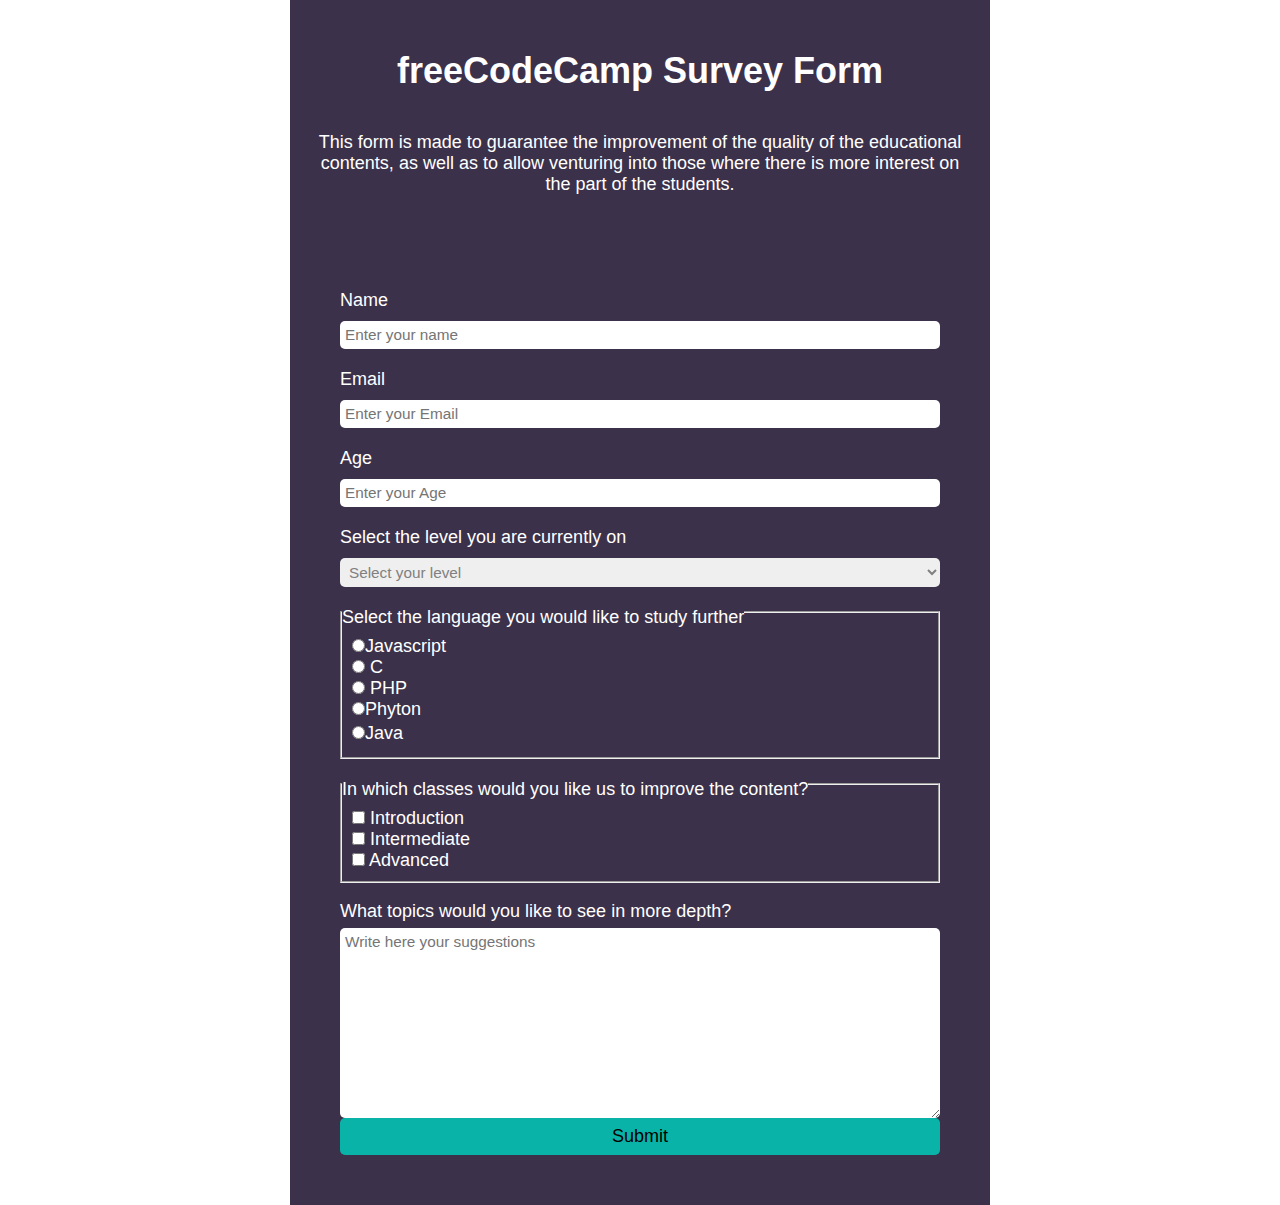
<file: Responsive-Web-Design/Project2-Survey-Form/index.html>
<!DOCTYPE html>
<html lang="en">

<head>
  <meta charset="UTF-8">
  <meta http-equiv="X-UA-Compatible" content="IE=edge">
  <meta name="viewport" content="width=device-width, initial-scale=1.0">
  <title>Survey Form</title>
  <link rel="stylesheet" href="style.css">
</head>

<body>
  <div id="container-form-title">
    <header>
      <h1 id="title">freeCodeCamp Survey Form
      </h1>
      <p id="description">This form is made to guarantee the improvement of the quality of the educational contents, as
        well as to allow venturing into those where there is more interest on the part of the students.</p>
    </header>

    <form action="" id="survey-form">
      <label class="first-four-labels" id="name-label" for="name">Name</label>
      <input type="text" id="name" name="name" placeholder="Enter your name" required>
      <label class="first-four-labels" id="email-label" for="email">Email</label>
      <input type="email" id="email" placeholder="Enter your Email" required>
      <label class="first-four-labels" id="number-label" for="number">Age</label>
      <input type="number" id="number" placeholder="Enter your Age" min="17" max="90" required>
      <label class="first-four-labels" id="dropdown-label" for="dropdown">Select the level you are currently on</label>
      <select id="dropdown" name="dropdown">
        <option value="select" disabled selected>Select your level</option>
        <option value="trainee">Trainee</option>
        <option value="semi-junior">Semi-junior</option>
        <option value="junior">Junior</option>
        <option value="semi-senior">Semi-senior</option>
        <option value="senior">Senior</option>
        <option value="jedi">Jedi</option>
      </select>
      <fieldset id="language">
        <legend>Select the language you would like to study further</legend>
        <label id="javascript-label" for="javascript">
          <input class="language-inputs" id="javascript" type="radio" name="selected-language"
            value="javascript">Javascript</label>
        <label id="c-label" for="c">
          <input class="language-inputs" id="c" type="radio" name="selected-language" value="c">
          C</label>
        <label id="php-label" for="php">
          <input class="language-inputs" id="php" type="radio" name="selected-language" value="php">
          PHP</label>
        <label class="language-inputs" id="phyton-label" for="phyton">
          <input class="language-inputs" id="phyton" type="radio" name="selected-language" value="phyton">Phyton</label>
        <label class="language-inputs" id="java-label" for="java">
          <input class="language-inputs" id="java" type="radio" name="selected-language" value="java"
            required>Java</label>
      </fieldset>
      <fieldset id="classes">
        <legend>In which classes would you like us to improve the content?</legend>
        <label id="introduction-label" for="introduction"><input id="introduction" type="checkbox"
            name="selected-classes" value="introduction"> Introduction</label>
        <label id="intermediate-label" for="intermediate"><input id="intermediate" type="checkbox"
            name="selected-classes" value="intermediate"> Intermediate</label>
        <label id="advanced-label" for="advanced"><input id="advanced" type="checkbox" name="selected-classes"
            value="advanced"> Advanced</label>
      </fieldset>
      <label id="topic-suggestions-label" for="topic-suggestions">What topics would you like to see in more
        depth?</label>
      <textarea name="topic-suggestions" id="topic-suggestions" cols="30" rows="10"
        placeholder="Write here your suggestions" required></textarea>
      <button id="submit" type="submit">Submit</button>
    </form>
  </div>
</body>

</html>
</file>
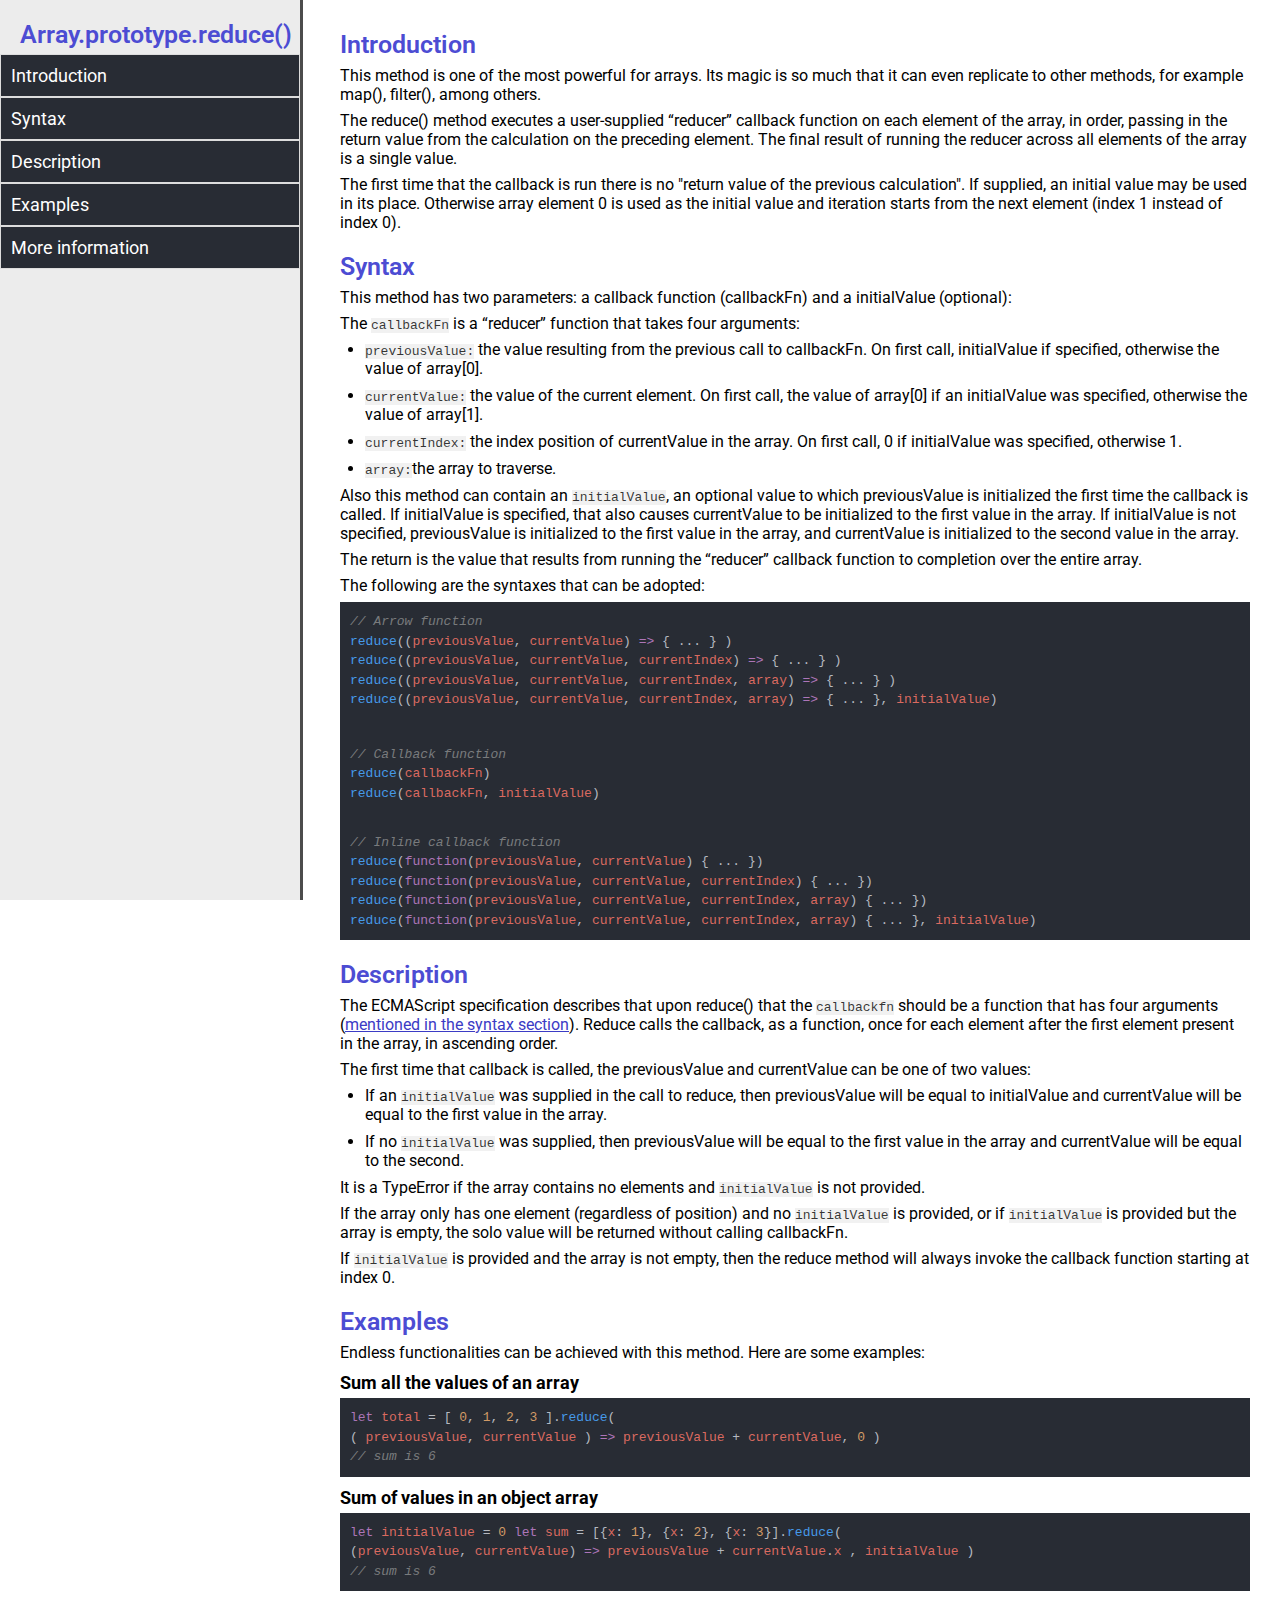
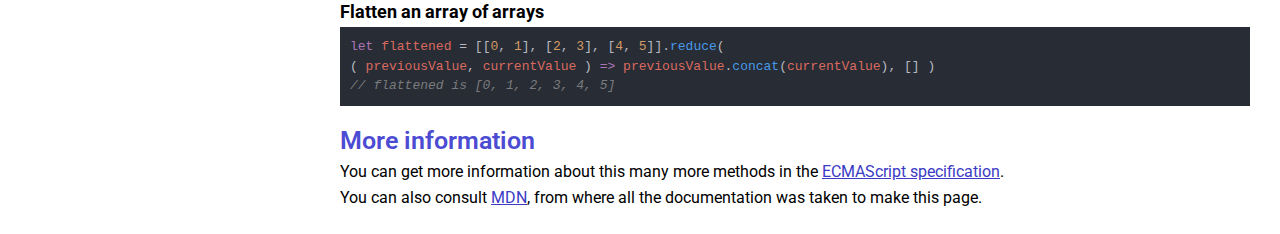
<file: Responsive-Web-Design/Project4-Technical-Documentation-Page/index.html>
<!DOCTYPE html>
<html lang="en">
  <head>
    <meta charset="UTF-8" />
    <meta http-equiv="X-UA-Compatible" content="IE=edge" />
    <meta name="viewport" content="width=device-width, initial-scale=1.0" />
    <title>Technical Documentation Page</title>
    <link rel="stylesheet" href="style.css" />
  </head>
  <body>
    <nav id="navbar">
      <header>Array.prototype.reduce()</header>
      <ul>
        <li><a href="#introduction" class="nav-link">Introduction</a></li>
        <li><a href="#syntax" class="nav-link">Syntax</a></li>
        <li><a href="#description" class="nav-link">Description</a></li>
        <li><a href="#examples" class="nav-link">Examples</a></li>
        <li>
          <a href="#more_information" class="nav-link">More information</a>
        </li>
      </ul>
    </nav>
    <main id="main-doc">
      <section class="main-section" id="introduction">
        <header>Introduction</header>
        <p>
          This method is one of the most powerful for arrays. Its magic is so
          much that it can even replicate to other methods, for example map(),
          filter(), among others.
        </p>
        <p>
          The reduce() method executes a user-supplied “reducer” callback
          function on each element of the array, in order, passing in the return
          value from the calculation on the preceding element. The final result
          of running the reducer across all elements of the array is a single
          value.
        </p>
        <p>
          The first time that the callback is run there is no "return value of
          the previous calculation". If supplied, an initial value may be used
          in its place. Otherwise array element 0 is used as the initial value
          and iteration starts from the next element (index 1 instead of index
          0).
        </p>
      </section>
      <section class="main-section" id="syntax">
        <header>Syntax</header>
        <p>
          This method has two parameters: a callback function (callbackFn) and a
          initialValue (optional):
        </p>
        <p>
          The <code>callbackFn</code> is a “reducer” function that takes four
          arguments:
        </p>
        <ul class="sections">
          <li>
            <code>previousValue:</code> the value resulting from the previous
            call to callbackFn. On first call, initialValue if specified,
            otherwise the value of array[0].
          </li>
          <li>
            <code>currentValue:</code> the value of the current element. On
            first call, the value of array[0] if an initialValue was specified,
            otherwise the value of array[1].
          </li>
          <li>
            <code>currentIndex:</code> the index position of currentValue in the
            array. On first call, 0 if initialValue was specified, otherwise 1.
          </li>
          <li><code>array:</code>the array to traverse.</li>
        </ul>
        <p>
          Also this method can contain an <code>initialValue</code>, an optional
          value to which previousValue is initialized the first time the
          callback is called. If initialValue is specified, that also causes
          currentValue to be initialized to the first value in the array. If
          initialValue is not specified, previousValue is initialized to the
          first value in the array, and currentValue is initialized to the
          second value in the array.
        </p>
        <p>
          The return is the value that results from running the “reducer”
          callback function to completion over the entire array.
        </p>
        <p>The following are the syntaxes that can be adopted:</p>
        <div class="content-sintax-code">
          <code
            ><span class="token comment">// Arrow function</span><br />
            <span class="token method">reduce</span>((<span
              class="token parameter"
              >previousValue</span
            >, <span class="token parameter">currentValue</span>)
            <span class="token arrow">=></span> { ... } )<br />
            <span class="token method">reduce</span>((<span
              class="token parameter"
              >previousValue</span
            >, <span class="token parameter">currentValue</span>,
            <span class="token parameter">currentIndex</span>)
            <span class="token arrow">=></span> { ... } )
            <br />
            <span class="token method">reduce</span>((<span
              class="token parameter"
              >previousValue</span
            >, <span class="token parameter">currentValue</span>,
            <span class="token parameter">currentIndex</span>,
            <span class="token parameter">array</span>)
            <span class="token arrow">=></span> { ... } )<br />
            <span class="token method">reduce</span>((<span
              class="token parameter"
              >previousValue</span
            >, <span class="token parameter">currentValue</span>,
            <span class="token parameter">currentIndex</span>,
            <span class="token parameter">array</span>)
            <span class="token arrow">=></span> { ... },
            <span class="token parameter">initialValue</span>)</code
          >
          <br />
          <code
            ><span class="token comment">// Callback function</span><br />
            <span class="token method">reduce</span>(<span
              class="token parameter"
              >callbackFn</span
            >) <br />
            <span class="token method">reduce</span>(<span
              class="token parameter"
              >callbackFn</span
            >, <span class="token parameter">initialValue</span>)</code
          >
          <code>
            <br />
            <span class="token comment">// Inline callback function</span>
            <br />
            <span><span class="token method">reduce</span></span
            >(<span class="token function">function</span>(<span
              class="token parameter"
              >previousValue</span
            >, <span class="token parameter">currentValue</span>) { ... })
            <br />
            <span class="token method">reduce</span>(<span
              class="token function"
              >function</span
            >(<span class="token parameter">previousValue</span>,
            <span class="token parameter">currentValue</span>,
            <span class="token parameter">currentIndex</span>) { ... })
            <br />
            <span class="token method">reduce</span>(<span
              class="token function"
              >function</span
            >(<span class="token parameter">previousValue</span>,
            <span class="token parameter">currentValue</span>,
            <span class="token parameter">currentIndex</span>,
            <span class="token parameter">array</span>) { ... })
            <br />
            <span class="token method">reduce</span>(<span
              class="token function"
              >function</span
            >(<span class="token parameter">previousValue</span>,
            <span class="token parameter">currentValue</span>,
            <span class="token parameter">currentIndex</span>,
            <span class="token parameter">array</span>) { ... },
            <span class="token parameter">initialValue</span>)</code
          >
        </div>
      </section>
      <section class="main-section" id="description">
        <header>Description</header>
        <p>
          The ECMAScript specification describes that upon reduce() that the
          <code>callbackfn</code> should be a function that has four arguments
          (<a href="#syntax">mentioned in the syntax section</a>). Reduce calls
          the callback, as a function, once for each element after the first
          element present in the array, in ascending order.
        </p>
        <p>
          The first time that callback is called, the previousValue and
          currentValue can be one of two values:
        </p>
        <ul class="sections">
          <li>
            If an <code>initialValue</code> was supplied in the call to reduce,
            then previousValue will be equal to initialValue and currentValue
            will be equal to the first value in the array.
          </li>
          <li>
            If no <code>initialValue</code> was supplied, then previousValue
            will be equal to the first value in the array and currentValue will
            be equal to the second.
          </li>
        </ul>
        <p>
          It is a TypeError if the array contains no elements and
          <code>initialValue</code>
          is not provided.
        </p>
        <p>
          If the array only has one element (regardless of position) and no
          <code>initialValue</code> is provided, or if
          <code>initialValue</code> is provided but the array is empty, the solo
          value will be returned without calling callbackFn.
        </p>
        <p>
          If <code>initialValue</code> is provided and the array is not empty,
          then the reduce method will always invoke the callback function
          starting at index 0.
        </p>
      </section>
      <section class="main-section" id="examples">
        <header>Examples</header>
        <p>
          Endless functionalities can be achieved with this method. Here are
          some examples:
        </p>
        <h2>Sum all the values of an array</h2>
        <code
          ><spam class="token declaration">let</spam>
          <span class="token name">total</span> = [
          <span class="token value">0</span>,
          <span class="token value">1</span>,
          <span class="token value">2</span>,
          <span class="token value">3</span> ].<span class="token method"
            >reduce</span
          >( <br />( <span class="token parameter">previousValue</span>,
          <span class="token parameter">currentValue</span> )
          <span class="token arrow">=></span>
          <span class="token parameter">previousValue</span> +
          <span class="token parameter">currentValue</span>,
          <span class="token value">0</span> )
          <br />
          <span class="token comment">// sum is 6</span>
        </code>
        <h2>Sum of values in an object array</h2>
        <code
          ><spam class="token declaration">let</spam>
          <span class="token name">initialValue</span> =
          <span class="token value">0</span>
          <spam class="token declaration">let</spam>
          <span class="token name">sum</span> = [{<span class="token parameter"
            >x</span
          >: <span class="token value">1</span>}, {<span class="token parameter"
            >x</span
          >: <span class="token value">2</span>}, {<span class="token parameter"
            >x</span
          >: <span class="token value">3</span>}].<span class="token method"
            >reduce</span
          >(
          <br />
          (<span class="token parameter">previousValue</span>,
          <span class="token parameter">currentValue</span>)
          <span class="token arrow">=></span>
          <span class="token parameter">previousValue</span> +
          <span class="token parameter">currentValue</span>.<span
            class="token parameter"
            >x</span
          >
          , <span class="token parameter">initialValue</span> )<br />
          <span class="token comment">// sum is 6</span>
        </code>
        <h2>Flatten an array of arrays</h2>
        <code
          ><spam class="token declaration">let</spam>
          <span class="token name">flattened</span> = [[<span
            class="token value"
            >0</span
          >, <span class="token value">1</span>], [<span class="token value"
            >2</span
          >, <span class="token value">3</span>], [<span class="token value"
            >4</span
          >, <span class="token value">5</span>]].<span class="token method"
            >reduce</span
          >( <br />( <span class="token parameter">previousValue</span>,
          <span class="token parameter">currentValue</span> )
          <span class="token arrow">=></span>
          <span class="token parameter">previousValue</span>.<span
            class="token method"
            >concat</span
          >(<span class="token parameter">currentValue</span>), [] ) <br />
          <span class="token comment">// flattened is [0, 1, 2, 3, 4, 5]</span>
        </code>
      </section>
      <section class="main-section" id="more_information">
        <header>More information</header>
        <p>
          You can get more information about this many more methods in the
          <a
            href="https://tc39.es/ecma262/multipage/indexed-collections.html#sec-array.prototype.reduce"
            target="_blank"
            >ECMAScript specification</a
          >.
        </p>
        <p>
          You can also consult
          <a
            href="https://developer.mozilla.org/en-US/docs/Web/JavaScript/Reference/Global_Objects/Array/Reduce"
            ,=""
            target="_blank"
            >MDN</a
          >, from where all the documentation was taken to make this page.
        </p>
      </section>
    </main>
  </body>
</html>
</file>
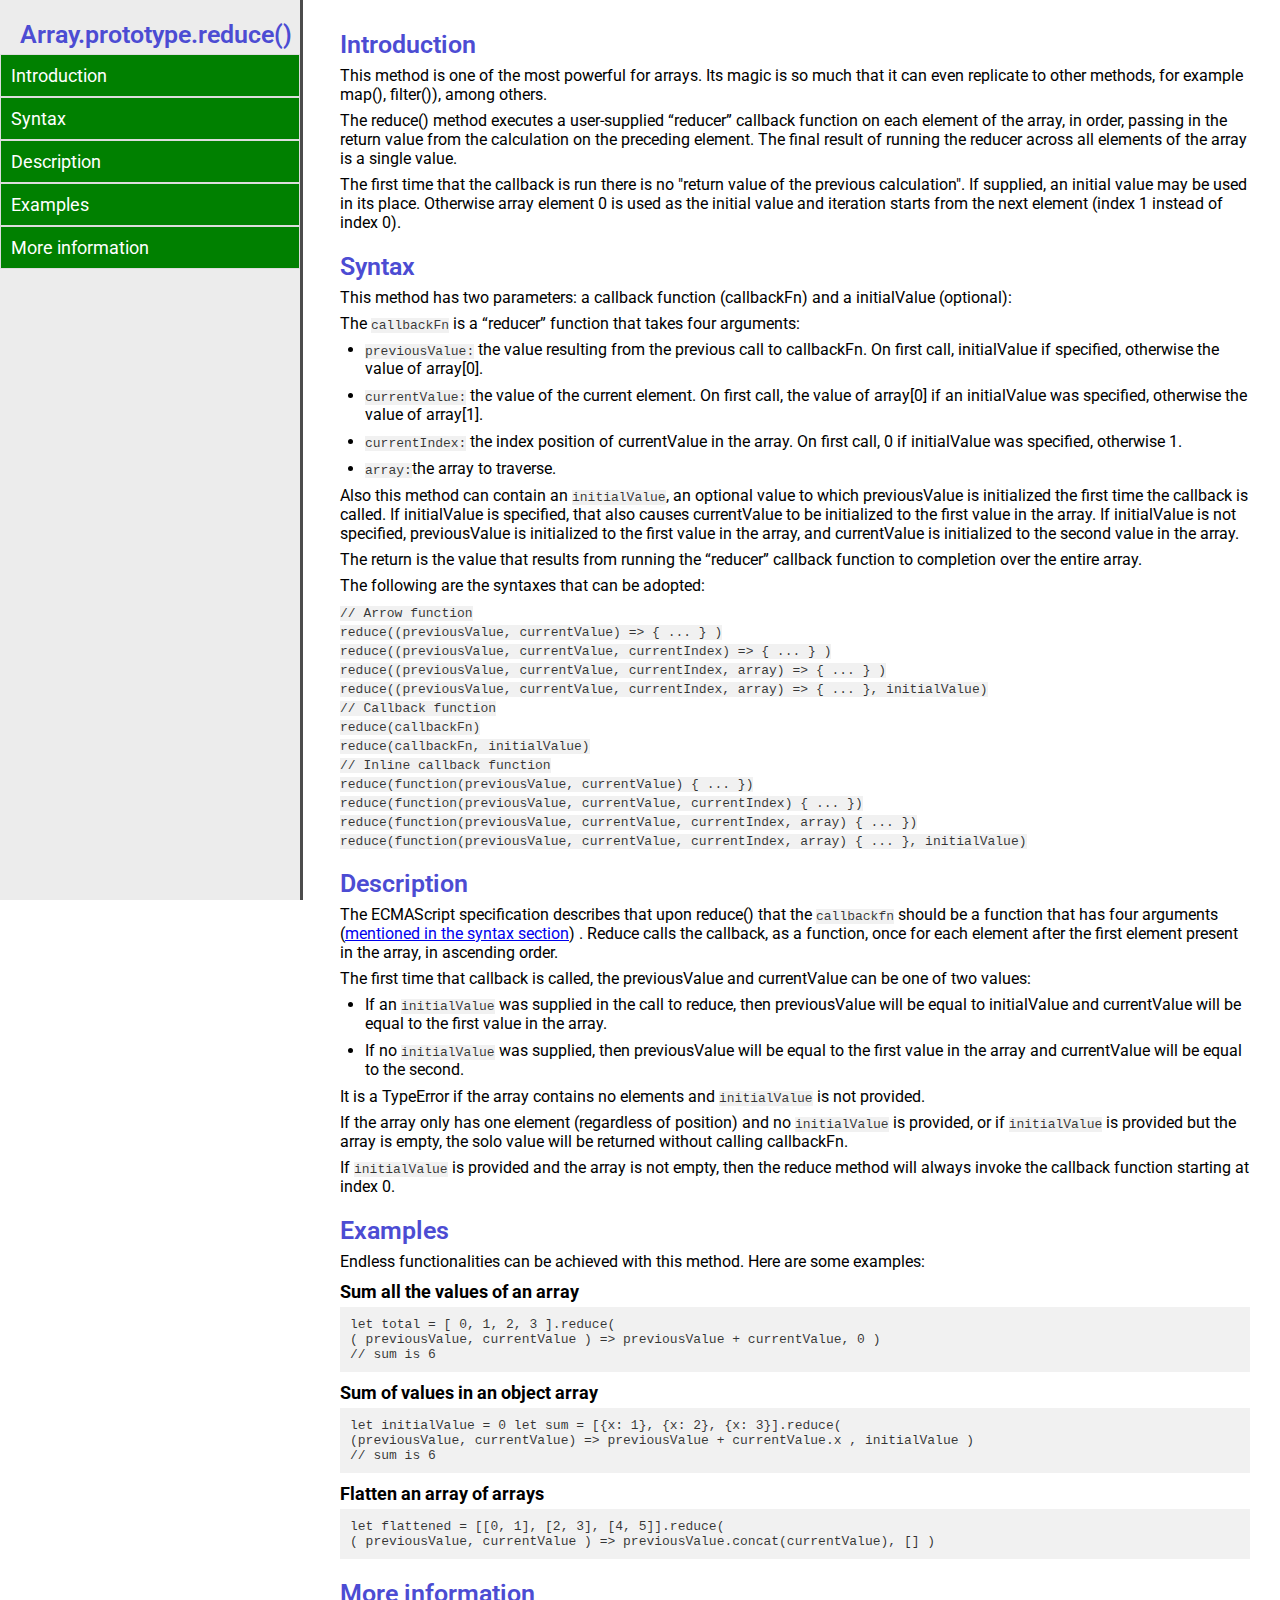
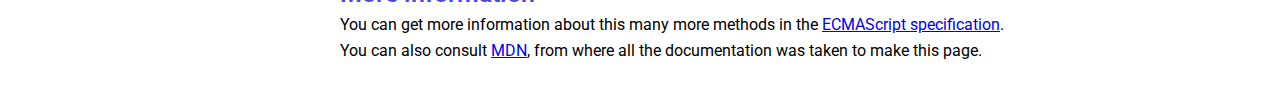
<file: Responsive-Web-Design/Proyect4-Technical-Documentation-Page/index.html>
<!DOCTYPE html>
<html lang="en">
  <head>
    <meta charset="UTF-8" />
    <meta http-equiv="X-UA-Compatible" content="IE=edge" />
    <meta name="viewport" content="width=device-width, initial-scale=1.0" />
    <title>Technical Documentation Page</title>
    <link rel="stylesheet" href="style.css" />
  </head>
  <body>
    <div id="content">
      <nav id="navbar">
        <header>Array.prototype.reduce()</header>
        <ul>
          <li><a href="#introduction" class="nav-link">Introduction</a></li>
          <li><a href="#syntax" class="nav-link">Syntax</a></li>
          <li><a href="#description" class="nav-link">Description</a></li>
          <li><a href="#examples" class="nav-link">Examples</a></li>
          <li>
            <a href="#more_information" class="nav-link">More information</a>
          </li>
        </ul>
      </nav>
      <main id="main-doc">
        <section class="main-section" id="introduction">
          <header>Introduction</header>
          <p>
            This method is one of the most powerful for arrays. Its magic is so
            much that it can even replicate to other methods, for example map(),
            filter()), among others.
          </p>
          <p>
            The reduce() method executes a user-supplied “reducer” callback
            function on each element of the array, in order, passing in the
            return value from the calculation on the preceding element. The
            final result of running the reducer across all elements of the array
            is a single value.
          </p>
          <p>
            The first time that the callback is run there is no "return value of
            the previous calculation". If supplied, an initial value may be used
            in its place. Otherwise array element 0 is used as the initial value
            and iteration starts from the next element (index 1 instead of index
            0).
          </p>
        </section>
        <section class="main-section" id="syntax">
          <header>Syntax</header>
          <p>
            This method has two parameters: a callback function (callbackFn) and
            a initialValue (optional):
          </p>
          <p>
            The <code>callbackFn</code> is a “reducer” function that takes four
            arguments:
          </p>
          <ul class="sections">
            <li>
              <code>previousValue:</code> the value resulting from the previous
              call to callbackFn. On first call, initialValue if specified,
              otherwise the value of array[0].
            </li>
            <li>
              <code>currentValue:</code> the value of the current element. On
              first call, the value of array[0] if an initialValue was
              specified, otherwise the value of array[1].
            </li>
            <li>
              <code>currentIndex:</code> the index position of currentValue in
              the array. On first call, 0 if initialValue was specified,
              otherwise 1.
            </li>
            <li><code>array:</code>the array to traverse.</li>
          </ul>
          <p>
            Also this method can contain an <code>initialValue</code>, an
            optional value to which previousValue is initialized the first time
            the callback is called. If initialValue is specified, that also
            causes currentValue to be initialized to the first value in the
            array. If initialValue is not specified, previousValue is
            initialized to the first value in the array, and currentValue is
            initialized to the second value in the array.
          </p>
          <p>
            The return is the value that results from running the “reducer”
            callback function to completion over the entire array.
          </p>
          <p>The following are the syntaxes that can be adopted:</p>
          <code
            >// Arrow function<br />
            reduce((previousValue, currentValue) => { ... } )<br />
            reduce((previousValue, currentValue, currentIndex) => { ... } )
            <br />
            reduce((previousValue, currentValue, currentIndex, array) => { ... }
            )<br />
            reduce((previousValue, currentValue, currentIndex, array) => { ...
            }, initialValue)</code
          >
          <br />
          <code
            >// Callback function <br />
            reduce(callbackFn) <br />
            reduce(callbackFn, initialValue)</code
          >
          <code>
            <br />
            // Inline callback function <br />
            reduce(function(previousValue, currentValue) { ... }) <br />
            reduce(function(previousValue, currentValue, currentIndex) { ... })
            <br />
            reduce(function(previousValue, currentValue, currentIndex, array) {
            ... }) <br />
            reduce(function(previousValue, currentValue, currentIndex, array) {
            ... }, initialValue)</code
          >
        </section>
        <section class="main-section" id="description">
          <header>Description</header>
          <p>
            The ECMAScript specification describes that upon reduce() that the
            <code>callbackfn</code> should be a function that has four arguments
            (<a href="#syntax">mentioned in the syntax section</a>) . Reduce
            calls the callback, as a function, once for each element after the
            first element present in the array, in ascending order.
          </p>
          <p>
            The first time that callback is called, the previousValue and
            currentValue can be one of two values:
          </p>
          <ul class="sections">
            <li>
              If an <code>initialValue</code> was supplied in the call to
              reduce, then previousValue will be equal to initialValue and
              currentValue will be equal to the first value in the array.
            </li>
            <li>
              If no <code>initialValue</code> was supplied, then previousValue
              will be equal to the first value in the array and currentValue
              will be equal to the second.
            </li>
          </ul>
          <p>
            It is a TypeError if the array contains no elements and
            <code>initialValue</code>
            is not provided.
          </p>
          <p>
            If the array only has one element (regardless of position) and no
            <code>initialValue</code> is provided, or if
            <code>initialValue</code> is provided but the array is empty, the
            solo value will be returned without calling callbackFn.
          </p>
          <p>
            If <code>initialValue</code> is provided and the array is not empty,
            then the reduce method will always invoke the callback function
            starting at index 0.
          </p>
        </section>
        <section class="main-section" id="examples">
          <header>Examples</header>
          <p>
            Endless functionalities can be achieved with this method. Here are
            some examples:
          </p>
          <h2>Sum all the values of an array</h2>
          <code
            >let total = [ 0, 1, 2, 3 ].reduce( <br />( previousValue,
            currentValue ) => previousValue + currentValue, 0 ) <br />
            // sum is 6
          </code>
          <h2>Sum of values in an object array</h2>
          <code
            >let initialValue = 0 let sum = [{x: 1}, {x: 2}, {x: 3}].reduce(
            <br />
            (previousValue, currentValue) => previousValue + currentValue.x ,
            initialValue )<br />
            // sum is 6
          </code>
          <h2>Flatten an array of arrays</h2>
          <code
            >let flattened = [[0, 1], [2, 3], [4, 5]].reduce( <br />(
            previousValue, currentValue ) => previousValue.concat(currentValue),
            [] )
          </code>
        </section>
        <section class="main-section" id="more_information">
          <header>More information</header>
          <p>
            You can get more information about this many more methods in the
            <a
              href="https://tc39.es/ecma262/multipage/indexed-collections.html#sec-array.prototype.reduce"
              target="_blank"
              >ECMAScript specification</a
            >.
          </p>
          <p>
            You can also consult
            <a
              href="https://developer.mozilla.org/en-US/docs/Web/JavaScript/Reference/Global_Objects/Array/Reduce"
              ,=""
              target="_blank"
              >MDN</a
            >, from where all the documentation was taken to make this page.
          </p>
        </section>
      </main>
    </div>
  </body>
</html>
</file>
<file: Responsive-Web-Design/Project4-Technical-Documentation-Page/style.css>
/*Font of page*/
@import url("https://fonts.googleapis.com/css2?family=Roboto:wght@300&display=swap");

/*general styles*/
* {
  padding: 0;
  margin: 0;
}
body {
  font-size: 16px;
  font-family: "Roboto", sans-serif;
}

header {
  font-size: 25px;
  color: rgb(76, 76, 211);
  margin: 20px 0 5px 0;
  font-weight: 600;
}

p {
  margin: 7px 0;
}

h2 {
  font-size: 18px;
  margin: 10px 0 5px;
}

code {
  font-size: 13px;
  background-color: rgb(241, 241, 241);
  color: rgba(0, 0, 0, 0.788);
}

/*navbar style*/
#navbar {
  position: fixed;
  width: 300px;
  height: 100%;
  background-color: rgb(236, 236, 236);
  border-right: rgba(0, 0, 0, 0.678) solid;
}

#navbar header {
  margin-left: 20px;
}

#navbar ul {
  list-style-type: none;
}

#navbar ul li {
  background-color: #282c34;
}

#navbar ul li a {
  display: block;
  color: rgb(255, 255, 255);
  text-decoration: none;
  font-size: 18px;
  padding: 10px;
  border: 1px solid rgb(221, 221, 221);
}

#navbar ul li a:hover {
  background-color: #469ae9;
  color: black;
}

/*div with code in syntax section style*/
.content-sintax-code {
  display: flex;
  flex-direction: column;
  gap: 10px;
  padding: 10px;
  background-color: #282c34;
  font-size: 13px;
}

.content-sintax-code code {
  background-color: #282c34;
  color: #b5b9c0;
  line-height: 1.5;
}

/*main style*/
#main-doc {
  padding: 10px 30px 20px 340px;
}

#examples code {
  display: block;
  padding: 10px;
  background-color: #282c34;
  color: #b5b9c0;
  line-height: 1.5;
}

#main-doc li {
  margin-left: 25px;
  margin-bottom: 8px;
}

#main-doc a:link,
#main-doc a:visited {
  color: rgb(59, 59, 197);
}

#main-doc a:hover {
  color: red;
  text-decoration: none;
}
/*Classes of the different components of the code element (functions, parameter, etc)*/
.token.comment {
  color: #797b7d;
}

.token.comment {
  font-style: italic;
}

.token.function,
.token.declaration,
.token.arrow {
  color: #ad75b8;
}

.token.name,
.token.parameter {
  color: #da6a60;
}

.token.value {
  color: #d19a66;
}

.token.method {
  color: #469ae9;
}

/*Responsive design for tablets and smartphones*/
@media (max-width: 768px) {
  #main-doc {
    padding-left: 30px;
  }

  #navbar {
    position: static;
    width: 100%;
    border-right: none;
    border-bottom: rgba(0, 0, 0, 0.678) solid;
  }

  #navbar header {
    margin: 0;
    padding: 10px 0;
    text-align: center;
  }
}
</file>
<file: Responsive-Web-Design/Proyect4-Technical-Documentation-Page/style.css>
@import url("https://fonts.googleapis.com/css2?family=Roboto:wght@300&display=swap");

* {
  padding: 0;
  margin: 0;
}
body {
  font-size: 16px;
  font-family: "Roboto", sans-serif;
}

#navbar {
  position: fixed;
  width: 300px;
  height: 100%;
  background-color: rgb(236, 236, 236);
  border-right: rgba(0, 0, 0, 0.678) solid;
}

#navbar header {
  margin-left: 20px;
}

#navbar ul {
  list-style-type: none;
}

#navbar ul li {
  background-color: green;
}

#navbar ul li a {
  display: block;
  color: rgb(255, 255, 255);
  text-decoration: none;
  font-size: 18px;
  padding: 10px;
  border: 1px solid rgb(221, 221, 221);
}

#navbar ul li a:hover {
  background-color: rgb(160, 240, 160);
  color: black;
}

header {
  font-size: 25px;
  color: rgb(76, 76, 211);
  margin: 20px 0 5px 0;
  font-weight: 600;
}

p {
  margin: 7px 0;
}

h2 {
  font-size: 18px;
  margin: 10px 0 5px;
}

code,
.content-sintax-code {
  font-size: 13px;
  background-color: rgb(241, 241, 241);
  color: rgba(0, 0, 0, 0.788);
}

.content-sintax-code {
  display: flex;
  flex-direction: column;
  gap: 10px;
  padding: 10px;
}

#main-doc {
  padding: 10px 30px 20px 340px;
}

#examples code {
  display: block;
  padding: 10px;
}

#main-doc li {
  margin-left: 25px;
  margin-bottom: 8px;
}
</file>
<file: Responsive-Web-Design/Project2-Survey-Form/style.css>
/*CSS reset*/
* {
  margin: 0;
  padding: 0;
}
/*CSS reset*/

/*Font to use*/
@import url("https://fonts.googleapis.com/css2?family=Lato:wght@300&display=swap");
/*Font to use*/

body {
  font-family: "Lato", sans-serif;
  background: url("https://i.imgur.com/FwnUkse.jpg") fixed;
  background-size: cover;
  font-size: 18px;
}

/*Customize styles to widgets what no inherit with body*/
button {
  font-family: inherit;
  font-size: 100%;
}

input,
select,
textarea {
  font-family: inherit;
  font-size: 85%;
  color: gray;
  border-style: none;
  border-radius: 5px;
  padding: 5px;
}
input:hover,
select:hover,
textarea:hover {
  border: 1px inset #09b3a7;
}

input:focus,
select:focus,
textarea:focus {
  border: 5px inset #09b3a7;
}

#submit {
  background-color: #09b3a7;
  border: 0px none #000;
  border-radius: 5px;
  padding: 8px;
}

#submit:hover {
  background-color: #09b353;
  color: white;
}
/*Customize styles to widgets what no inherit whit body*/

#container-form-title {
  margin: 0 auto;
  width: 100%;
  min-width: 300px;
  max-width: 700px;
  display: flex;
  flex-direction: column;
  background: rgba(36, 24, 52, 0.89);
  color: white;
}

header {
  padding-top: 30px;
  margin-bottom: 25px;
  text-align: center;
  display: flex;
  flex-direction: column;
}

h1,
p {
  padding: 20px;
}

#survey-form {
  display: flex;
  flex-direction: column;
  padding: 50px;
}

#language,
#classes {
  display: flex;
  flex-direction: column;
  padding-bottom: 10px;
}

.first-four-labels {
  margin-bottom: 10px;
  margin-top: 20px;
}

.first-four-labels:first-child {
  margin-top: 0px;
}

legend {
  padding-bottom: 8px;
  padding-top: 20px;
}

.language-inputs,
input[type="checkbox"] {
  margin-bottom: 3px;
}

#topic-suggestions-label {
  margin-top: 18px;
  margin-bottom: 6px;
}

fieldset label {
  margin-left: 10px;
}

/* Smartphone screen */
@media (max-width: 425px) {
  body {
    background: none;
  }
  #survey-form {
    padding: 0 20px 20px 20px;
  }
}
</file>
